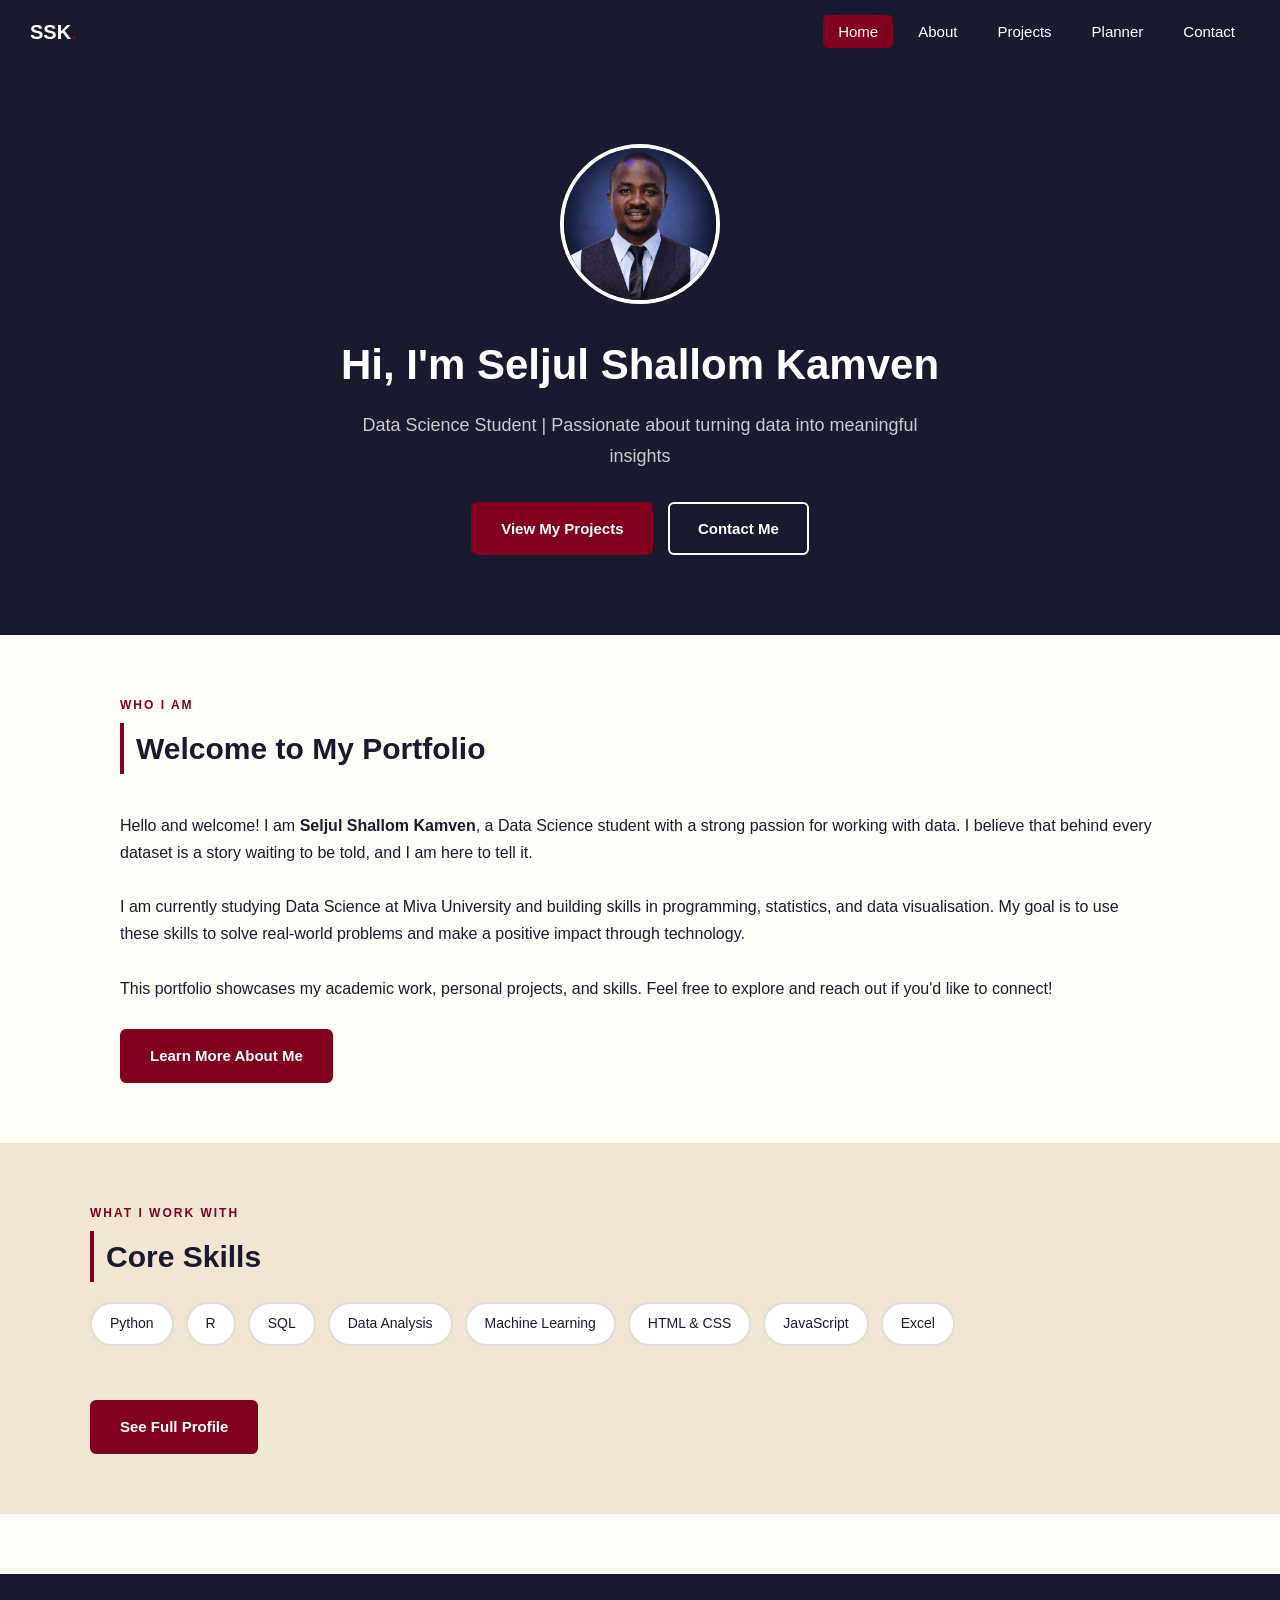
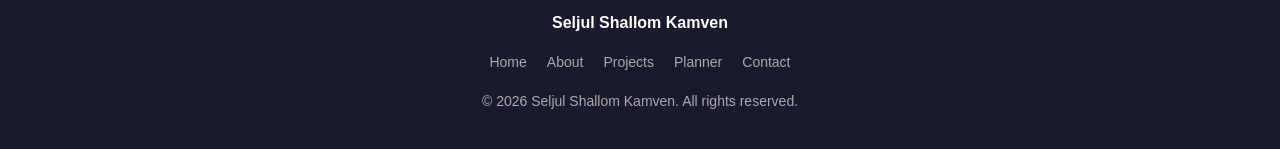
<file: index.html>
<!DOCTYPE html>
<html lang="en">
<head>
  <meta charset="UTF-8" />
  <meta name="viewport" content="width=device-width, initial-scale=1.0" />
  <title>Seljul Shallom Kamven | Portfolio</title>
  <link rel="stylesheet" href="css/style.css" />
</head>
<body>

  <!-- NAVIGATION -->
  <nav>
    <div class="logo">SSK<span>.</span></div>
    <ul>
      <li><a href="index.html" class="active">Home</a></li>
      <li><a href="about.html">About</a></li>
      <li><a href="projects.html">Projects</a></li>
      <li><a href="planner.html">Planner</a></li>
      <li><a href="contact.html">Contact</a></li>
    </ul>
  </nav>

  <!-- HERO / WELCOME SECTION -->
  <section class="hero">

    <!-- Profile photo. Replace "images/profile.jpg" with your actual photo -->
    <img src="images/profile.jpg.png" alt="Photo of Seljul"
         onerror="this.style.display='none'" />

    <h1>Hi, I'm <span>Seljul Shallom Kamven</span></h1>
    <p>Data Science Student | Passionate about turning data into meaningful insights</p>

    <a href="projects.html" class="btn">View My Projects</a>
    <a href="contact.html" class="btn btn-outline">Contact Me</a>
  </section>

  <!-- BIOGRAPHY SECTION -->
  <section class="section">
    <span class="label">Who I Am</span>
    <h2>Welcome to My Portfolio</h2>
    <br />
    <p>
      Hello and welcome! I am <strong>Seljul Shallom Kamven</strong>, a Data Science student
      with a strong passion for working with data. I believe that behind every dataset
      is a story waiting to be told, and I am here to tell it.
    </p>
    <br />
    <p>
      I am currently studying Data Science at Miva University and building skills in programming, statistics,
      and data visualisation. My goal is to use these skills to solve real-world problems
      and make a positive impact through technology.
    </p>
    <br />
    <p>
      This portfolio showcases my academic work, personal projects, and skills. Feel free
      to explore and reach out if you'd like to connect!
    </p>
    <br />
    <a href="about.html" class="btn">Learn More About Me</a>
  </section>

  <!-- QUICK SKILLS PREVIEW -->
  <section class="section-cream">
    <div class="section-inner">
      <span class="label">What I Work With</span>
      <h2>Core Skills</h2>
      <div class="skills-list" style="margin-top: 20px;">
        <span class="skill-badge">Python</span>
        <span class="skill-badge">R</span>
        <span class="skill-badge">SQL</span>
        <span class="skill-badge">Data Analysis</span>
        <span class="skill-badge">Machine Learning</span>
        <span class="skill-badge">HTML & CSS</span>
        <span class="skill-badge">JavaScript</span>
        <span class="skill-badge">Excel</span>
      </div>
      <br /><br />
      <a href="about.html" class="btn">See Full Profile</a>
    </div>
  </section>

  <!-- FOOTER -->
  <footer>
    <p class="footer-name">Seljul Shallom Kamven</p>
    <ul class="footer-links">
      <li><a href="index.html">Home</a></li>
      <li><a href="about.html">About</a></li>
      <li><a href="projects.html">Projects</a></li>
      <li><a href="planner.html">Planner</a></li>
      <li><a href="contact.html">Contact</a></li>
    </ul>
    <p>&copy; 2026 Seljul Shallom Kamven. All rights reserved.</p>
  </footer>

</body>
</html>
</file>
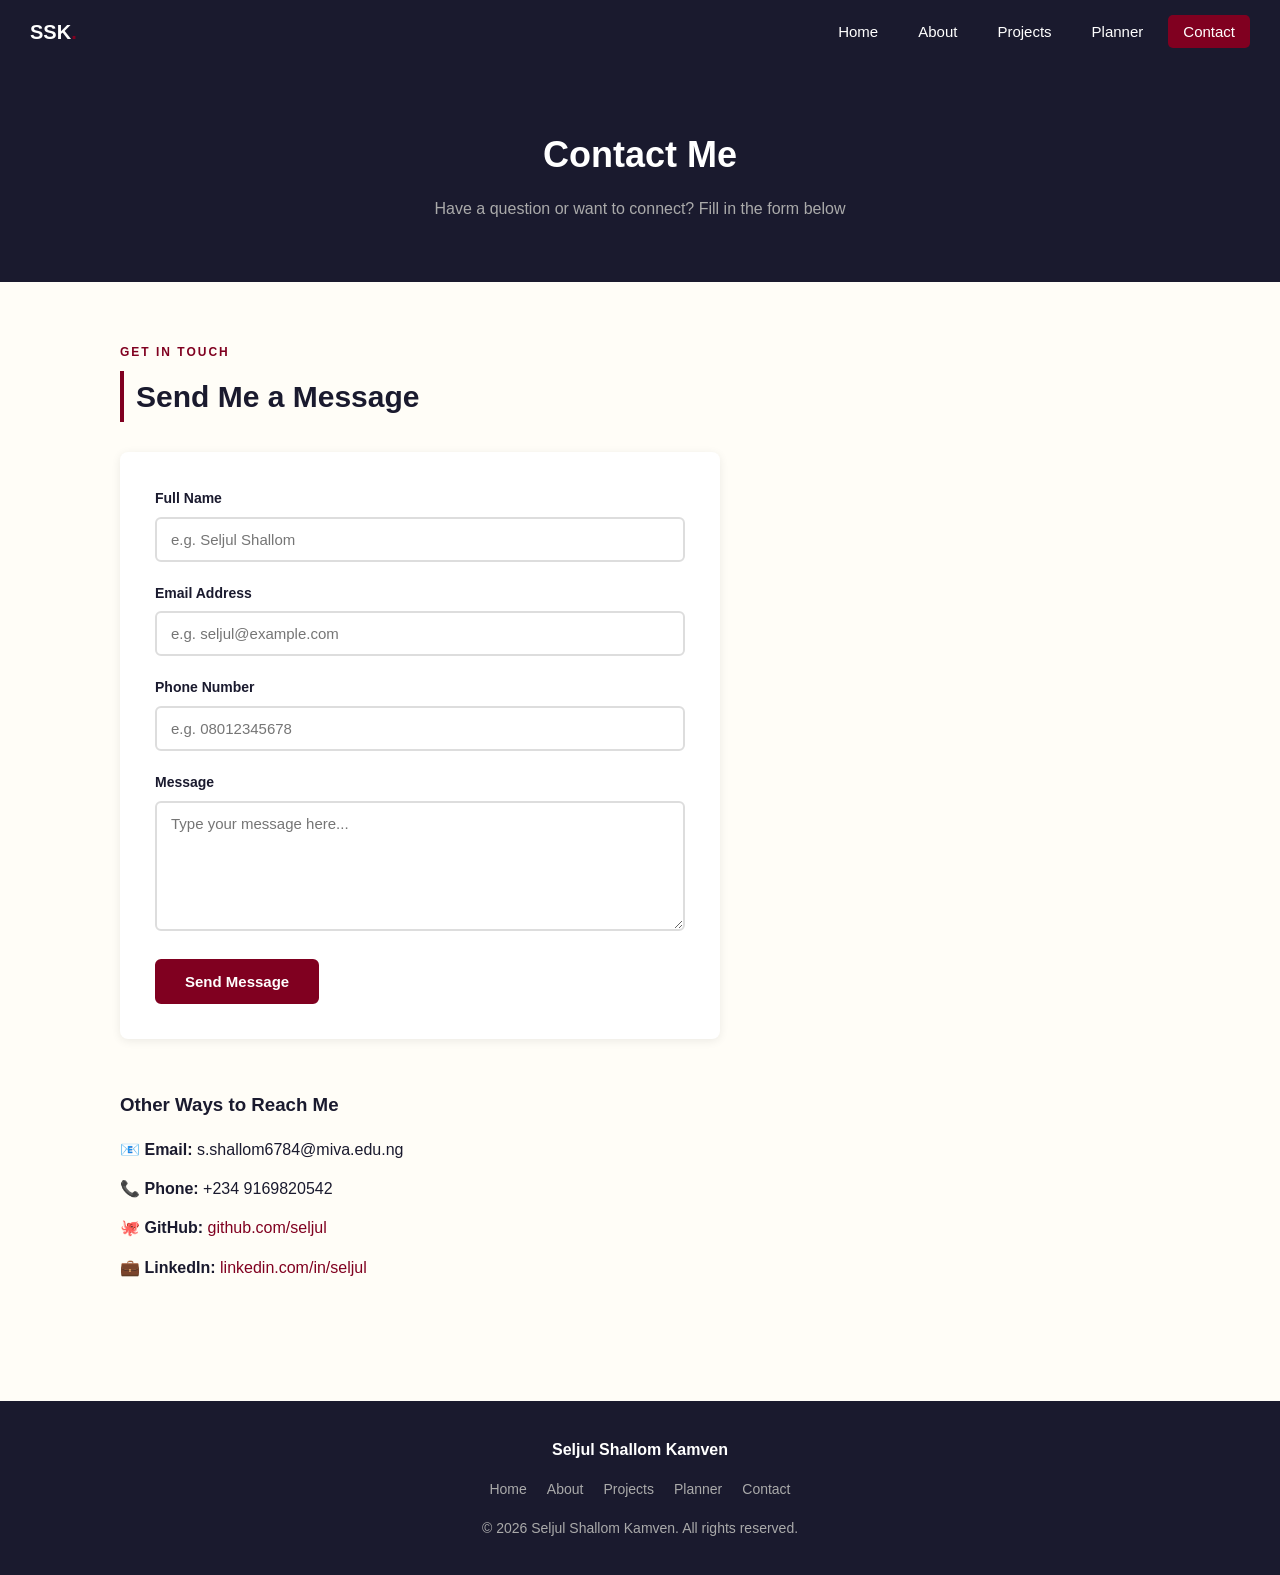
<file: contact.html>
<!DOCTYPE html>
<html lang="en">
<head>
  <meta charset="UTF-8" />
  <meta name="viewport" content="width=device-width, initial-scale=1.0" />
  <title>Contact | Seljul Shallom Kamven</title>
  <link rel="stylesheet" href="css/style.css" />
</head>
<body>

  <!-- NAVIGATION -->
  <nav>
    <div class="logo">SSK<span>.</span></div>
    <ul>
      <li><a href="index.html">Home</a></li>
      <li><a href="about.html">About</a></li>
      <li><a href="projects.html">Projects</a></li>
      <li><a href="planner.html">Planner</a></li>
      <li><a href="contact.html" class="active">Contact</a></li>
    </ul>
  </nav>

  <!-- PAGE BANNER -->
  <div class="page-hero">
    <h1>Contact Me</h1>
    <p>Have a question or want to connect? Fill in the form below</p>
  </div>

  <!-- CONTACT SECTION -->
  <section class="section">
    <span class="label">Get in Touch</span>
    <h2>Send Me a Message</h2>

    <!-- CONTACT FORM -->
    <form class="contact-form" id="contactForm" onsubmit="validateForm(event)">

      <!-- Name field -->
      <div class="form-group">
        <label for="name">Full Name</label>
        <input type="text" id="name" placeholder="e.g. Seljul Shallom" />
        <p class="error-msg" id="nameError">Please enter your full name.</p>
      </div>

      <!-- Email field -->
      <div class="form-group">
        <label for="email">Email Address</label>
        <input type="text" id="email" placeholder="e.g. seljul@example.com" />
        <p class="error-msg" id="emailError">Please enter a valid email address.</p>
      </div>

      <!-- Phone number field -->
      <div class="form-group">
        <label for="phone">Phone Number</label>
        <input type="text" id="phone" placeholder="e.g. 08012345678" />
        <p class="error-msg" id="phoneError">Phone number must contain only digits.</p>
      </div>

      <!-- Message field -->
      <div class="form-group">
        <label for="message">Message</label>
        <textarea id="message" placeholder="Type your message here..."></textarea>
        <p class="error-msg" id="messageError">Please write a message.</p>
      </div>

      <!-- Submit button -->
      <button type="submit" class="btn">Send Message</button>

      <!-- Success message (shown by JS after valid submission) -->
      <div class="success-msg" id="successMsg">
        ✅ Thank you! Your message has been received. I will get back to you soon.
      </div>

    </form>

    <!-- CONTACT DETAILS (right side info) -->
    <div style="margin-top: 50px;">
      <h3 style="color: #1a1a2e; margin-bottom: 15px;">Other Ways to Reach Me</h3>
      <ul style="list-style: none; display: flex; flex-direction: column; gap: 12px;">
        <li>📧 <strong>Email:</strong> s.shallom6784@miva.edu.ng</li>
        <li>📞 <strong>Phone:</strong> +234 9169820542</li>
        <li>🐙 <strong>GitHub:</strong> <a href="https://github.com" target="_blank" style="color: #800020;">github.com/seljul</a></li>
        <li>💼 <strong>LinkedIn:</strong> <a href="https://linkedin.com" target="_blank" style="color: #800020;">linkedin.com/in/seljul</a></li>
      </ul>
    </div>

  </section>

  <!-- FOOTER -->
  <footer>
    <p class="footer-name">Seljul Shallom Kamven</p>
    <ul class="footer-links">
      <li><a href="index.html">Home</a></li>
      <li><a href="about.html">About</a></li>
      <li><a href="projects.html">Projects</a></li>
      <li><a href="planner.html">Planner</a></li>
      <li><a href="contact.html">Contact</a></li>
    </ul>
    <p>&copy; 2026 Seljul Shallom Kamven. All rights reserved.</p>
  </footer>

  <!-- Contact form JavaScript -->
  <script src="js/contact.js"></script>

</body>
</html>
</file>
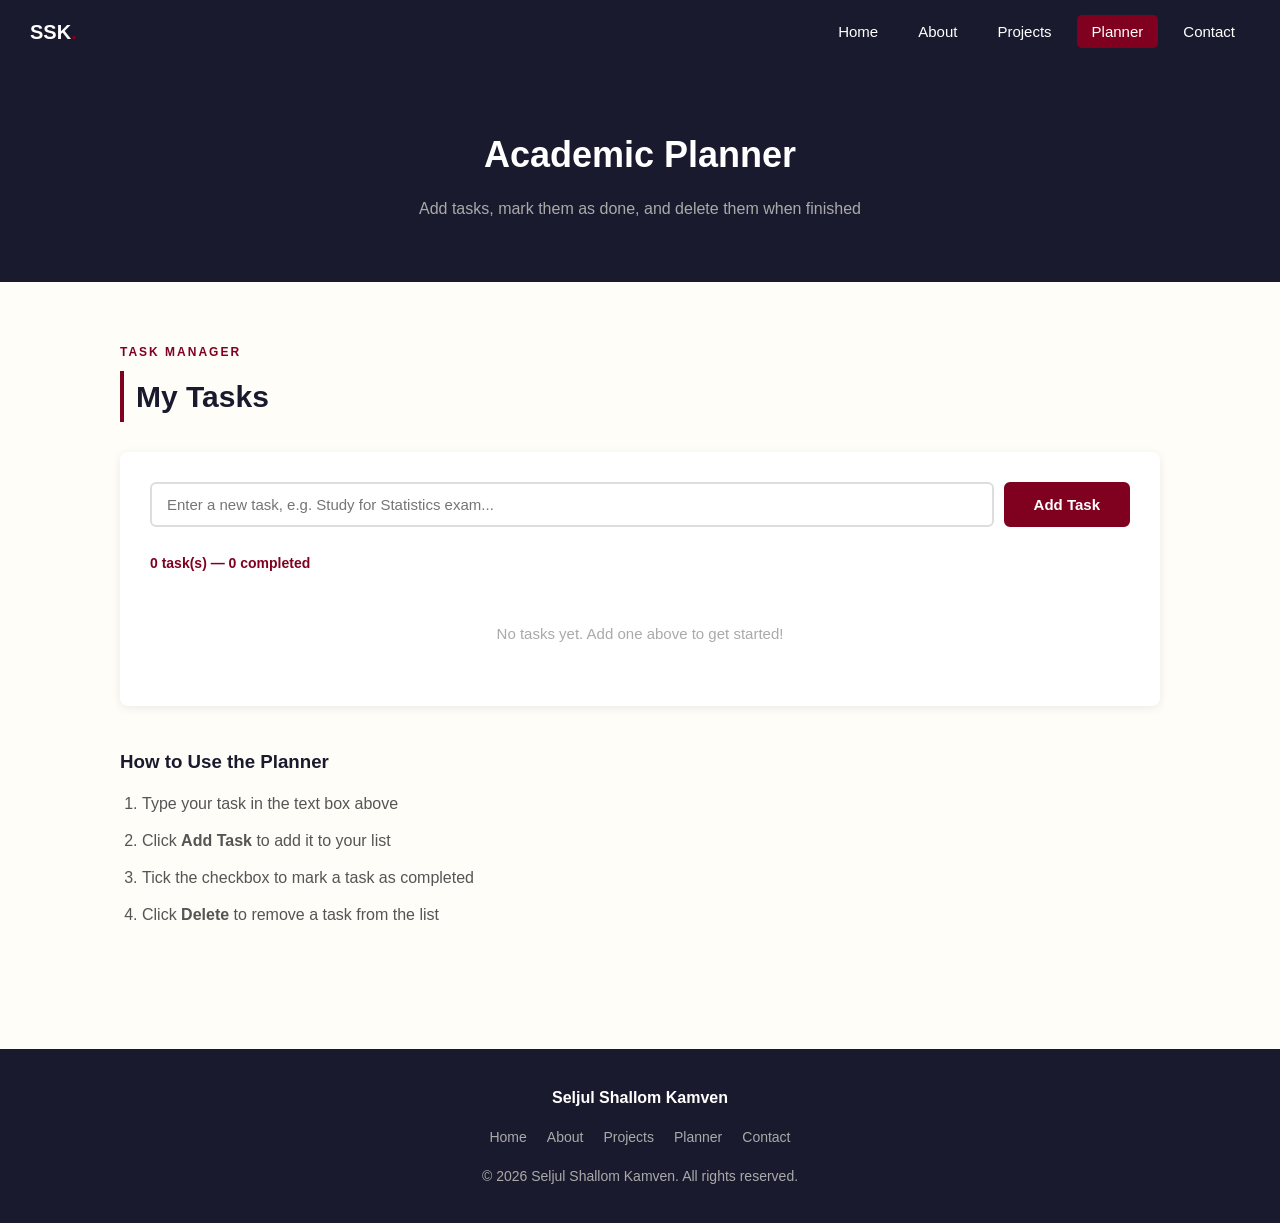
<file: planner.html>
<!DOCTYPE html>
<html lang="en">
<head>
  <meta charset="UTF-8" />
  <meta name="viewport" content="width=device-width, initial-scale=1.0" />
  <title>Academic Planner | Seljul Shallom Kamven</title>
  <link rel="stylesheet" href="css/style.css" />
</head>
<body>

  <!-- NAVIGATION -->
  <nav>
    <div class="logo">SSK<span>.</span></div>
    <ul>
      <li><a href="index.html">Home</a></li>
      <li><a href="about.html">About</a></li>
      <li><a href="projects.html">Projects</a></li>
      <li><a href="planner.html" class="active">Planner</a></li>
      <li><a href="contact.html">Contact</a></li>
    </ul>
  </nav>

  <!-- PAGE BANNER -->
  <div class="page-hero">
    <h1>Academic Planner</h1>
    <p>Add tasks, mark them as done, and delete them when finished</p>
  </div>

  <!-- PLANNER SECTION -->
  <section class="section">
    <span class="label">Task Manager</span>
    <h2>My Tasks</h2>

    <div class="planner-box">

      <!-- INPUT ROW: text box + add button -->
      <div class="task-input-row">
        <input
          type="text"
          id="taskInput"
          placeholder="Enter a new task, e.g. Study for Statistics exam..."
        />
        <button class="btn" onclick="addTask()">Add Task</button>
      </div>

      <!-- Task counter display -->
      <p id="taskCounter" style="color: #800020; font-weight: 600; margin-bottom: 15px; font-size: 14px;">
        0 task(s) — 0 completed
      </p>

      <!-- The list where tasks will appear -->
      <!-- JavaScript fills this in dynamically -->
      <div id="taskList">
        <p class="no-tasks">No tasks yet. Add one above to get started!</p>
      </div>

    </div>

    <!-- HOW TO USE (ordered list — required HTML element) -->
    <div style="margin-top: 40px;">
      <h3 style="margin-bottom: 12px; color: #1a1a2e;">How to Use the Planner</h3>
      <ol style="padding-left: 22px; display: flex; flex-direction: column; gap: 10px; color: #555;">
        <li>Type your task in the text box above</li>
        <li>Click <strong>Add Task</strong> to add it to your list</li>
        <li>Tick the checkbox to mark a task as completed</li>
        <li>Click <strong>Delete</strong> to remove a task from the list</li>
      </ol>
    </div>
  </section>

  <!-- FOOTER -->
  <footer>
    <p class="footer-name">Seljul Shallom Kamven</p>
    <ul class="footer-links">
      <li><a href="index.html">Home</a></li>
      <li><a href="about.html">About</a></li>
      <li><a href="projects.html">Projects</a></li>
      <li><a href="planner.html">Planner</a></li>
      <li><a href="contact.html">Contact</a></li>
    </ul>
    <p>&copy; 2026 Seljul Shallom Kamven. All rights reserved.</p>
  </footer>

  <!-- Planner JavaScript -->
  <script src="js/planner.js"></script>

</body>
</html>
</file>
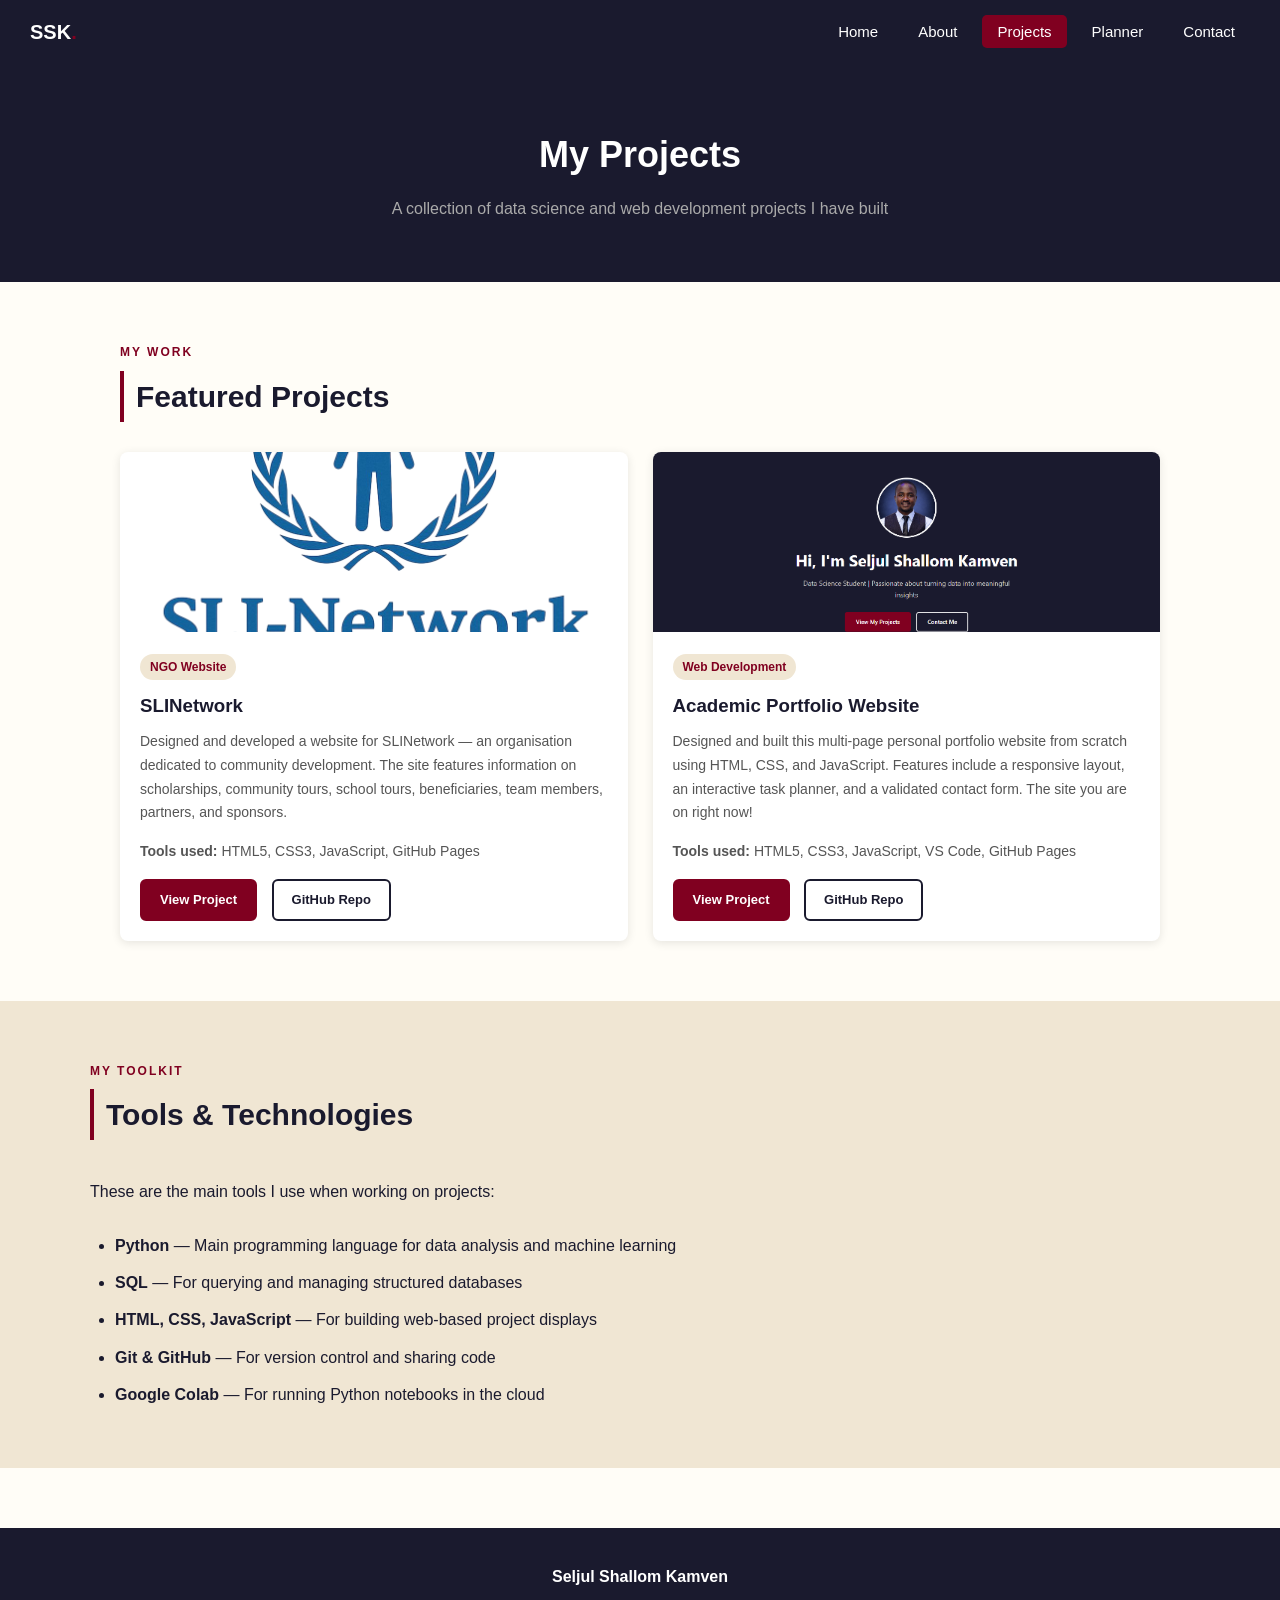
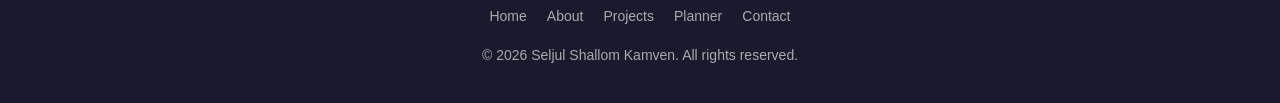
<file: projects.html>
<!DOCTYPE html>
<html lang="en">
<head>
  <meta charset="UTF-8" />
  <meta name="viewport" content="width=device-width, initial-scale=1.0" />
  <title>Projects | Seljul Shallom Kamven</title>
  <link rel="stylesheet" href="css/style.css" />
</head>
<body>

  <!-- NAVIGATION -->
  <nav>
    <div class="logo">SSK<span>.</span></div>
    <ul>
      <li><a href="index.html">Home</a></li>
      <li><a href="about.html">About</a></li>
      <li><a href="projects.html" class="active">Projects</a></li>
      <li><a href="planner.html">Planner</a></li>
      <li><a href="contact.html">Contact</a></li>
    </ul>
  </nav>

  <!-- PAGE BANNER -->
  <div class="page-hero">
    <h1>My Projects</h1>
    <p>A collection of data science and web development projects I have built</p>
  </div>

  <!-- PROJECTS GRID -->
  <section class="section">
    <span class="label">My Work</span>
    <h2>Featured Projects</h2>

    <div class="cards-grid">

      <!-- PROJECT 1: SLINetwork -->
      <article class="card">
        <img src="images/SLINetwork.jpg.png" alt="SLINetwork Website" />
        <div class="card-body">
          <span class="card-tag">NGO Website</span>
          <h3>SLINetwork</h3>
          <p>
            Designed and developed a website for SLINetwork — an organisation dedicated
            to community development. The site features information on scholarships,
            community tours, school tours, beneficiaries, team members, partners,
            and sponsors.
          </p>
          <p><strong>Tools used:</strong> HTML5, CSS3, JavaScript, GitHub Pages</p>
          <a href="#" class="btn" style="font-size: 13px; padding: 8px 18px;">View Project</a>
          <a href="https://github.com" target="_blank" class="btn btn-outline"
             style="font-size: 13px; padding: 8px 18px; color: #1a1a2e; border-color: #1a1a2e;">
            GitHub Repo
          </a>
        </div>
      </article>

      <!-- PROJECT 2: Academic Portfolio -->
      <article class="card">
      
        <img src="images/Hompage.jpg.png" alt="Academic Portfolio Website" />
        <div class="card-body">
          <span class="card-tag">Web Development</span>
          <h3>Academic Portfolio Website</h3>
          <p>
            Designed and built this multi-page personal portfolio website from scratch
            using HTML, CSS, and JavaScript. Features include a responsive layout,
            an interactive task planner, and a validated contact form. The site you
            are on right now!
          </p>
          <p><strong>Tools used:</strong> HTML5, CSS3, JavaScript, VS Code, GitHub Pages</p>
          <a href="index.html" class="btn" style="font-size: 13px; padding: 8px 18px;">View Project</a>
          <a href="https://github.com" target="_blank" class="btn btn-outline"
             style="font-size: 13px; padding: 8px 18px; color: #1a1a2e; border-color: #1a1a2e;">
            GitHub Repo
          </a>
        </div>
      </article>

    </div>
  </section>

  <!-- TOOLS I USE (list element) -->
  <section class="section-cream">
    <div class="section-inner">
      <span class="label">My Toolkit</span>
      <h2>Tools & Technologies</h2>
      <br />
      <p>These are the main tools I use when working on projects:</p>
      <br />

      <ul style="list-style: disc; padding-left: 25px; display: flex; flex-direction: column; gap: 10px;">
        <li><strong>Python</strong> — Main programming language for data analysis and machine learning</li>
        <li><strong>SQL</strong> — For querying and managing structured databases</li>
        <li><strong>HTML, CSS, JavaScript</strong> — For building web-based project displays</li>
        <li><strong>Git & GitHub</strong> — For version control and sharing code</li>
        <li><strong>Google Colab</strong> — For running Python notebooks in the cloud</li>
      </ul>
    </div>
  </section>

  <!-- FOOTER -->
  <footer>
    <p class="footer-name">Seljul Shallom Kamven</p>
    <ul class="footer-links">
      <li><a href="index.html">Home</a></li>
      <li><a href="about.html">About</a></li>
      <li><a href="projects.html">Projects</a></li>
      <li><a href="planner.html">Planner</a></li>
      <li><a href="contact.html">Contact</a></li>
    </ul>
    <p>&copy; 2026 Seljul Shallom Kamven. All rights reserved.</p>
  </footer>

</body>
</html>
</file>
<file: css/style.css>
/* PORTFOLIO STYLESHEET
   File: css/style.css
   This one file styles ALL pages */

/* BASIC RESET
   Browsers add their own spacing by default.
   This removes it so we start with a clean slate. */
* {
  margin: 0;
  padding: 0;
  box-sizing: border-box;
}

/* BODY (whole page)
   Sets the font, background colour, and text colour
   for every page at once. */
body {
  font-family: 'Segoe UI', Arial, sans-serif;
  background-color: #fffdf7;
  color: #1a1a2e;
  line-height: 1.7;
}

/* LINKS */
a {
  text-decoration: none;
  color: inherit;
}

/* IMAGES */
img {
  max-width: 100%;
  display: block;
}

/* NAVIGATION BAR*/

nav {
  background-color: #1a1a2e;
  padding: 15px 30px;
  display: flex;
  align-items: center;
  justify-content: space-between;
}

nav .logo {
  color: white;
  font-size: 20px;
  font-weight: bold;
}

nav .logo span {
  color: #800020;
}

nav ul {
  list-style: none;
  display: flex;
  gap: 10px;
}

nav ul li a {
  color: white;
  padding: 8px 15px;
  border-radius: 5px;
  font-size: 15px;
  transition: background-color 0.3s;
}

nav ul li a:hover {
  background-color: #800020;
}

nav ul li a.active {
  background-color: #800020;
}

/*HERO SECTION (Homepage only)*/

.hero {
  background-color: #1a1a2e;
  color: white;
  padding: 80px 30px;
  text-align: center;
}

.hero h1 {
  font-size: 42px;
  margin-bottom: 10px;
}

.hero h1 span {
  color: white;
}

.hero p {
  font-size: 18px;
  color: #cccccc;
  margin-bottom: 30px;
  max-width: 600px;
  margin-left: auto;
  margin-right: auto;
}

.hero img {
  width: 160px;
  height: 160px;
  border-radius: 50%;
  object-fit: cover;
  border: 4px solid white;
  margin: 0 auto 25px auto;
}

/* BUTTONS*/

.btn {
  display: inline-block;
  padding: 12px 28px;
  background-color: #800020;
  color: white;
  border-radius: 6px;
  font-size: 15px;
  font-weight: 600;
  border: 2px solid #800020;
  cursor: pointer;
  transition: background-color 0.3s, color 0.3s;
  font-family: inherit;
}

.btn:hover {
  background-color: #600018;
  border-color: #600018;
}

.btn-outline {
  background-color: transparent;
  color: white;
  border: 2px solid white;
  margin-left: 10px;
}

.btn-outline:hover {
  background-color: white;
  color: #1a1a2e;
}

/*PAGE SECTIONS*/

.section {
  padding: 60px 30px;
  max-width: 1100px;
  margin: 0 auto;
}

.section-cream {
  background-color: #f0e6d3;
  padding: 60px 30px;
}

.section-cream .section-inner {
  max-width: 1100px;
  margin: 0 auto;
}

.section h2 {
  font-size: 30px;
  color: #1a1a2e;
  margin-bottom: 10px;
  border-left: 4px solid #800020;
  padding-left: 12px;
}

.section-cream h2 {
  font-size: 30px;
  color: #1a1a2e;
  margin-bottom: 10px;
  border-left: 4px solid #800020;
  padding-left: 12px;
}

.label {
  font-size: 12px;
  font-weight: bold;
  letter-spacing: 2px;
  text-transform: uppercase;
  color: #800020;
  margin-bottom: 8px;
  display: block;
}

/*CARDS (Projects page) */

.cards-grid {
  display: flex;
  gap: 25px;
  flex-wrap: wrap;
  margin-top: 30px;
}

.card {
  background-color: white;
  border-radius: 8px;
  box-shadow: 0 2px 10px rgba(0, 0, 0, 0.1);
  overflow: hidden;
  flex: 1;
  min-width: 280px;
  transition: transform 0.3s;
}

.card:hover {
  transform: translateY(-5px);
}

.card img {
  width: 100%;
  height: 180px;
  object-fit: cover;
}

.card-img-placeholder {
  width: 100%;
  height: 180px;
  display: flex;
  align-items: center;
  justify-content: center;
  font-size: 50px;
}

.card-body {
  padding: 20px;
}

.card-body h3 {
  color: #1a1a2e;
  margin-bottom: 8px;
}

.card-body p {
  font-size: 14px;
  color: #555;
  margin-bottom: 15px;
}

.card-tag {
  display: inline-block;
  background-color: #f0e6d3;
  color: #800020;
  font-size: 12px;
  font-weight: bold;
  padding: 3px 10px;
  border-radius: 20px;
  margin-bottom: 10px;
}

/* SKILLS BADGES (About page)*/

.skills-list {
  display: flex;
  flex-wrap: wrap;
  gap: 12px;
  margin-top: 20px;
}

.skill-badge {
  background-color: white;
  border: 2px solid #ddd;
  color: #1a1a2e;
  padding: 8px 18px;
  border-radius: 25px;
  font-size: 14px;
  font-weight: 500;
  transition: border-color 0.3s;
}

.skill-badge:hover {
  border-color: #800020;
}

/*TABLE (About page — education)*/

table {
  width: 100%;
  border-collapse: collapse;
  margin-top: 20px;
  background-color: white;
  box-shadow: 0 2px 10px rgba(0,0,0,0.08);
  border-radius: 8px;
  overflow: hidden;
}

table thead {
  background-color: #1a1a2e;
  color: white;
}

table th {
  padding: 14px 18px;
  text-align: left;
  font-size: 14px;
}

table td {
  padding: 12px 18px;
  border-bottom: 1px solid #f0e6d3;
  font-size: 14px;
  color: #444;
}

table tbody tr:hover {
  background-color: #fffdf7;
}

/*PLANNER PAGE*/

.planner-box {
  background-color: white;
  border-radius: 8px;
  padding: 30px;
  box-shadow: 0 2px 10px rgba(0,0,0,0.08);
  margin-top: 30px;
}

.task-input-row {
  display: flex;
  gap: 10px;
  margin-bottom: 25px;
}

.task-input-row input {
  flex: 1;
  padding: 12px 15px;
  border: 2px solid #ddd;
  border-radius: 6px;
  font-size: 15px;
  font-family: inherit;
  outline: none;
  transition: border-color 0.3s;
}

.task-input-row input:focus {
  border-color: #800020;
}

.task-item {
  display: flex;
  align-items: center;
  gap: 12px;
  padding: 14px;
  border: 1px solid #eee;
  border-radius: 6px;
  margin-bottom: 10px;
  background-color: #fffdf7;
}

.task-item.done {
  background-color: #f0e6d3;
  opacity: 0.7;
}

.task-item.done .task-text {
  text-decoration: line-through;
  color: #999;
}

.task-text {
  flex: 1;
  font-size: 15px;
}

.task-item input[type="checkbox"] {
  width: 18px;
  height: 18px;
  cursor: pointer;
  accent-color: #800020;
}

.delete-btn {
  background-color: transparent;
  border: 1px solid #cc0000;
  color: #cc0000;
  padding: 5px 12px;
  border-radius: 5px;
  cursor: pointer;
  font-size: 13px;
  font-family: inherit;
  transition: background-color 0.3s, color 0.3s;
}

.delete-btn:hover {
  background-color: #cc0000;
  color: white;
}

.no-tasks {
  text-align: center;
  color: #aaa;
  padding: 30px;
  font-size: 15px;
}

/*CONTACT FORM*/

.contact-form {
  background-color: white;
  border-radius: 8px;
  padding: 35px;
  box-shadow: 0 2px 10px rgba(0,0,0,0.08);
  max-width: 600px;
  margin-top: 30px;
}

.form-group {
  margin-bottom: 20px;
}

.form-group label {
  display: block;
  font-weight: 600;
  margin-bottom: 6px;
  font-size: 14px;
  color: #1a1a2e;
}

.form-group input,
.form-group textarea {
  width: 100%;
  padding: 12px 14px;
  border: 2px solid #ddd;
  border-radius: 6px;
  font-size: 15px;
  font-family: inherit;
  outline: none;
  transition: border-color 0.3s;
}

.form-group input:focus,
.form-group textarea:focus {
  border-color: #800020;
}

.form-group textarea {
  height: 130px;
  resize: vertical;
}

.error-msg {
  display: none;
  color: #cc0000;
  font-size: 13px;
  margin-top: 5px;
}

.error-msg.show {
  display: block;
}

.form-group input.invalid,
.form-group textarea.invalid {
  border-color: #cc0000;
}

.success-msg {
  display: none;
  background-color: #e6f4ea;
  border: 1px solid #4caf50;
  color: #2e7d32;
  padding: 15px 20px;
  border-radius: 6px;
  margin-top: 15px;
  font-size: 15px;
}

.success-msg.show {
  display: block;
}

/*PAGE HERO (inner pages)*/

.page-hero {
  background-color: #1a1a2e;
  color: white;
  padding: 60px 30px;
  text-align: center;
}

.page-hero h1 {
  font-size: 36px;
  margin-bottom: 10px;
}

.page-hero p {
  color: #aaa;
  font-size: 16px;
}

/* FOOTER*/

footer {
  background-color: #1a1a2e;
  color: #aaa;
  text-align: center;
  padding: 35px 30px;
  margin-top: 60px;
  font-size: 14px;
}

footer .footer-name {
  color: white;
  font-weight: bold;
  font-size: 16px;
  margin-bottom: 8px;
}

footer .footer-links {
  display: flex;
  justify-content: center;
  gap: 20px;
  margin: 15px 0;
  list-style: none;
}

footer .footer-links a {
  color: #aaa;
  transition: color 0.3s;
}

footer .footer-links a:hover {
  color: #800020;
}

/*RESPONSIVE — MOBILE*/

@media (max-width: 768px) {
  nav {
    flex-direction: column;
    gap: 15px;
  }

  nav ul {
    flex-wrap: wrap;
    justify-content: center;
  }

  .hero h1 {
    font-size: 28px;
  }

  .cards-grid {
    flex-direction: column;
  }

  .task-input-row {
    flex-direction: column;
  }

  .contact-form {
    padding: 20px;
  }
}
</file>
